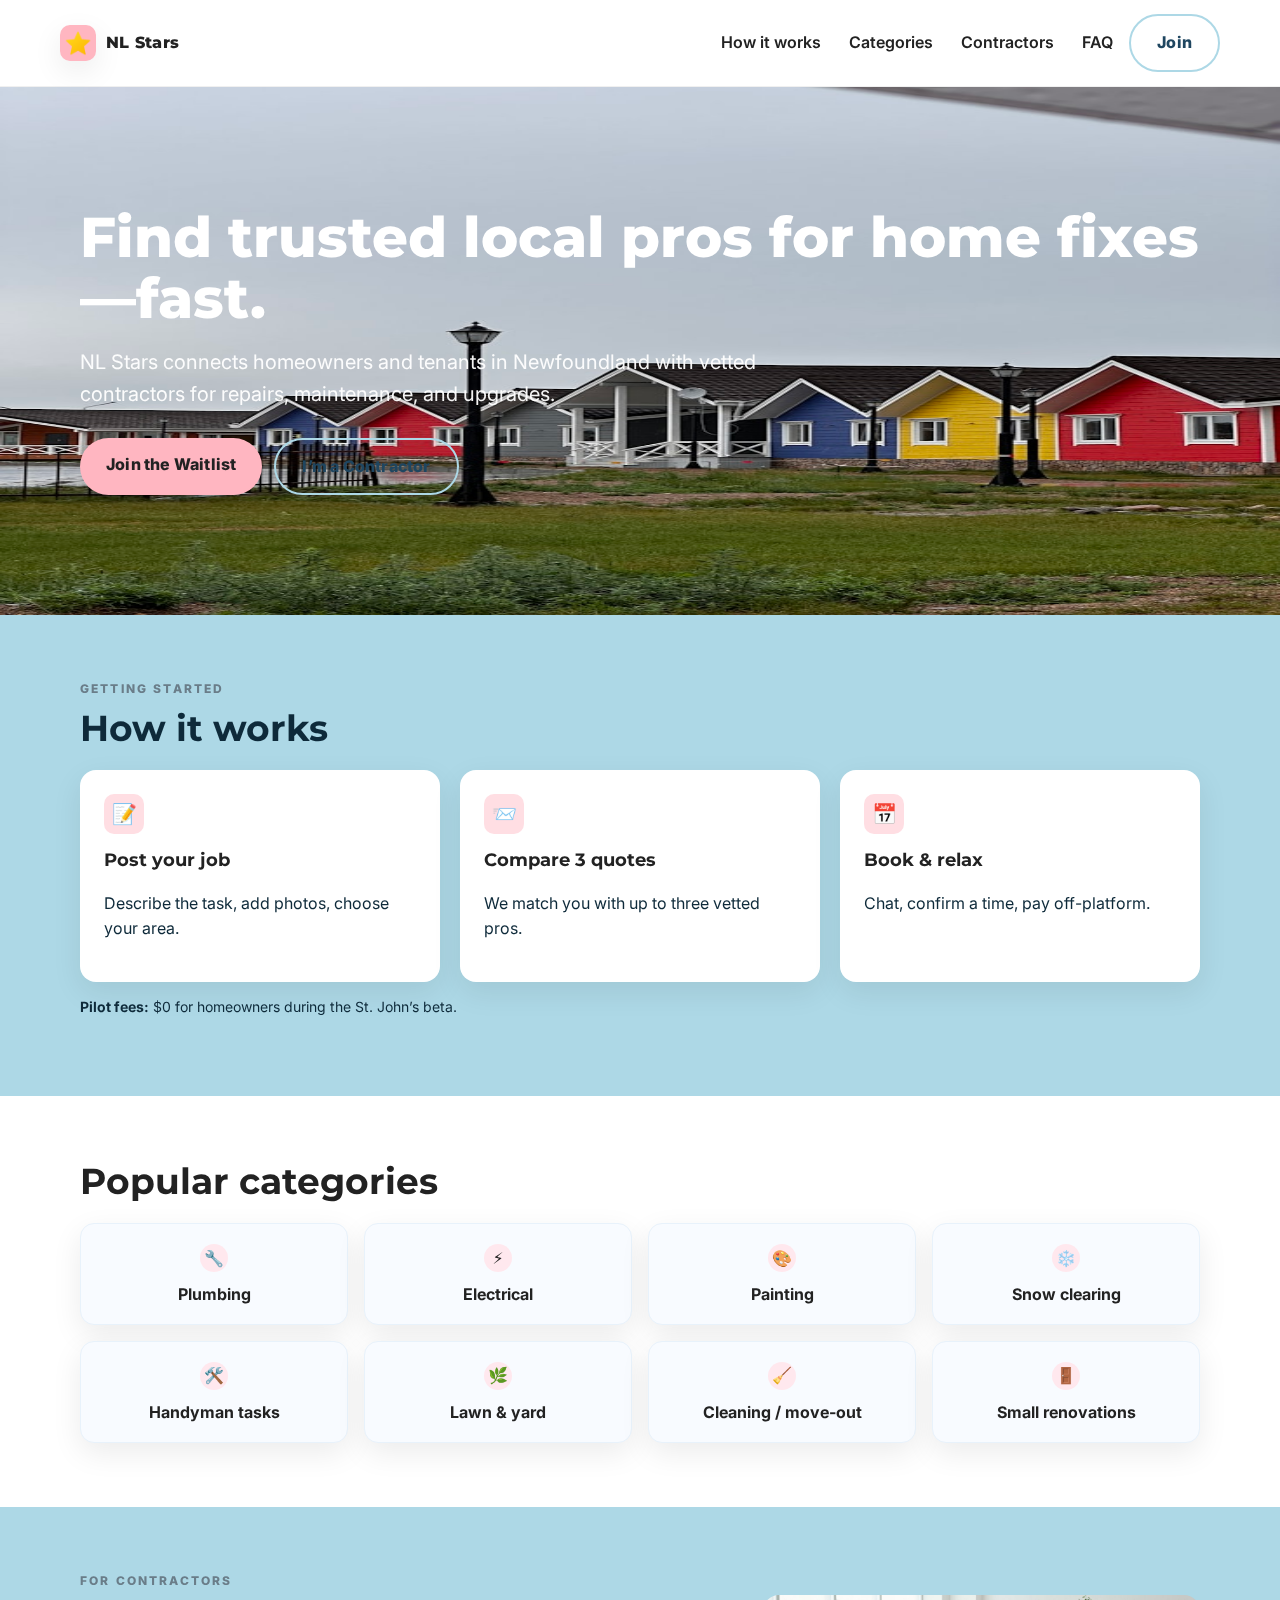
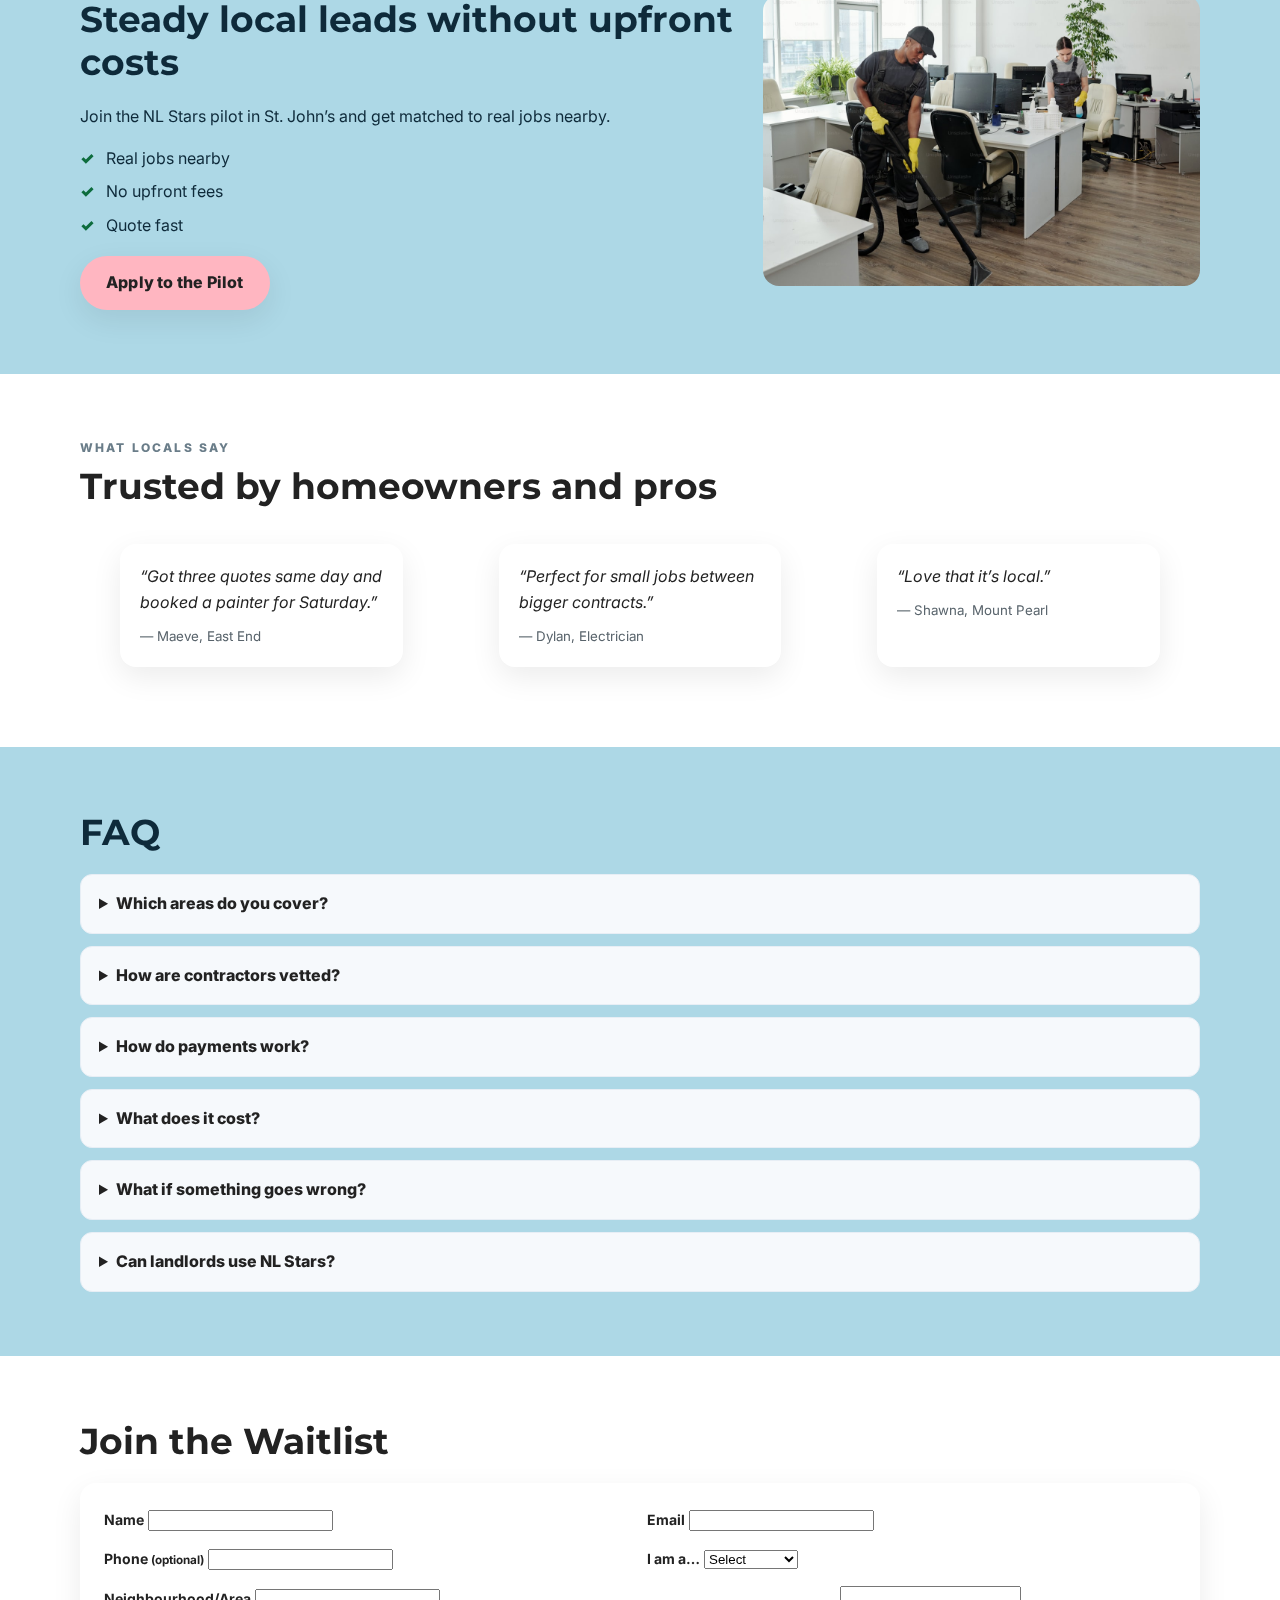
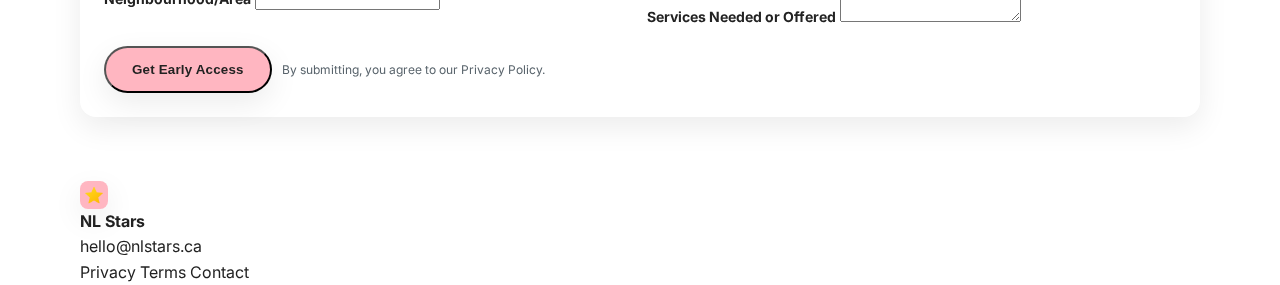
<file: index.html>
<!doctype html>
<html lang="en">
<head>
  <meta charset="utf-8" />
  <meta name="viewport" content="width=device-width, initial-scale=1" />
  <title>NL Stars — Trusted Local Contractors for Home Repairs in Newfoundland</title>
  <meta name="description" content="Find vetted local pros for plumbing, painting, snow clearing, and more. Compare 3 quotes fast." />


  <link rel="preconnect" href="https://fonts.googleapis.com">
  <link rel="preconnect" href="https://fonts.gstatic.com" crossorigin>
  <link href="https://fonts.googleapis.com/css2?family=Inter:wght@300;400;500;600&family=Montserrat:wght@600;700;800&display=swap" rel="stylesheet">


  <link rel="stylesheet" href="css/style.css" />
  <link rel="icon" href="assets/logo.png" />
</head>
<body>

  <header>
    <div class="container nav">
      <div class="brand">
        <img src="assets/logo.png" alt="NL Stars logo" class="logo" />
        NL Stars
      </div>
      <nav>
        <a href="#how-it-works">How it works</a>
        <a href="#categories">Categories</a>
        <a href="#contractors">Contractors</a>
        <a href="#faq">FAQ</a>
        <a class="btn btn-secondary" href="#waitlist">Join</a>
      </nav>
    </div>
  </header>


  <section class="hero" id="home" aria-label="Hero">
    <div class="hero-media" aria-hidden="true">
      <img   alt="Colorful row houses in St. John's, Newfoundland" src="assets/hero.jpg" />
      <div class="hero-overlay"></div>
    </div>
    <div class="container">
      <h1>Find trusted local pros for home fixes—fast.</h1>
      <p>NL Stars connects homeowners and tenants in Newfoundland with vetted contractors for repairs, maintenance, and upgrades.</p>
      <div class="cta">
        <a class="btn btn-primary" href="#waitlist">Join the Waitlist</a>
        <a class="btn btn-secondary" href="#contractors">I’m a Contractor</a>
      </div>
    </div>
  </section>

 
  <section id="how-it-works" class="alt" aria-labelledby="how-heading">
    <div class="container">
      <div class="eyebrow">Getting started</div>
      <h2 id="how-heading">How it works</h2>
      <div class="steps" role="list">
        <div class="step" role="listitem">
          <div class="icon" aria-hidden="true">📝</div>
          <h3>Post your job</h3>
          <p>Describe the task, add photos, choose your area.</p>
        </div>
        <div class="step" role="listitem">
          <div class="icon" aria-hidden="true">📨</div>
          <h3>Compare 3 quotes</h3>
          <p>We match you with up to three vetted pros.</p>
        </div>
        <div class="step" role="listitem">
          <div class="icon" aria-hidden="true">📅</div>
          <h3>Book & relax</h3>
          <p>Chat, confirm a time, pay off-platform.</p>
        </div>
      </div>
      <p style="margin-top:14px;font-size:14px"><strong>Pilot fees:</strong> $0 for homeowners during the St. John’s beta.</p>
    </div>
  </section>


  <section id="categories" aria-labelledby="cat-heading">
    <div class="container">
      <h2 id="cat-heading">Popular categories</h2>
      <div class="grid">
        <div class="badge"><div class="ico">🔧</div><span>Plumbing</span></div>
        <div class="badge"><div class="ico">⚡</div><span>Electrical</span></div>
        <div class="badge"><div class="ico">🎨</div><span>Painting</span></div>
        <div class="badge"><div class="ico">❄️</div><span>Snow clearing</span></div>
        <div class="badge"><div class="ico">🛠️</div><span>Handyman tasks</span></div>
        <div class="badge"><div class="ico">🌿</div><span>Lawn & yard</span></div>
        <div class="badge"><div class="ico">🧹</div><span>Cleaning / move-out</span></div>
        <div class="badge"><div class="ico">🚪</div><span>Small renovations</span></div>
      </div>
    </div>
  </section>


  <section id="contractors" class="alt" aria-labelledby="pro-heading">
    <div class="container split">
      <div>
        <div class="eyebrow">For contractors</div>
        <h2 id="pro-heading">Steady local leads without upfront costs</h2>
        <p>Join the NL Stars pilot in St. John’s and get matched to real jobs nearby.</p>
        <ul class="checklist">
          <li>Real jobs nearby</li>
          <li>No upfront fees</li>
          <li>Quote fast</li>
        </ul>
        <div style="margin-top:18px">
          <a class="btn btn-primary" href="#waitlist">Apply to the Pilot</a>
        </div>
      </div>
      <div>
        <img alt="Contractor measuring a wall" src="assets/contractor.jpg" style="width:100%; border-radius:16px;" />
      </div>
    </div>
  </section>


  <section id="testimonials" aria-labelledby="sp-heading">
    <div class="container">
      <div class="eyebrow">What locals say</div>
      <h2 id="sp-heading">Trusted by homeowners and pros</h2>
      <div class="quotes">
        <blockquote class="quote">“Got three quotes same day and booked a painter for Saturday.”<small>— Maeve, East End</small></blockquote>
        <blockquote class="quote">“Perfect for small jobs between bigger contracts.”<small>— Dylan, Electrician</small></blockquote>
        <blockquote class="quote">“Love that it’s local.”<small>— Shawna, Mount Pearl</small></blockquote>
      </div>
    </div>
  </section>


  <section id="faq" class="alt" aria-labelledby="faq-heading">
    <div class="container">
      <h2 id="faq-heading">FAQ</h2>
      <details>
        <summary>Which areas do you cover?</summary>
        <p>We’re piloting in St. John’s and surrounding neighborhoods. Join the waitlist to be notified as we expand.</p>
      </details>
      <details>
        <summary>How are contractors vetted?</summary>
        <p>We review license/insurance where applicable and monitor ratings. Only well-reviewed pros stay on the platform.</p>
      </details>
      <details>
        <summary>How do payments work?</summary>
        <p>For now, payments are handled off-platform directly with your contractor.</p>
      </details>
      <details>
        <summary>What does it cost?</summary>
        <p>During the St. John’s beta, it’s free for homeowners. Contractors pay a small fee per accepted job.</p>
      </details>
      <details>
        <summary>What if something goes wrong?</summary>
        <p>Contact us at <a href="mailto:hello@nlstars.ca">hello@nlstars.ca</a>. We’ll work with you and the contractor to make it right.</p>
      </details>
      <details>
        <summary>Can landlords use NL Stars?</summary>
        <p>Yes — landlords and property managers are welcome. Choose “Landlord” in the form below.</p>
      </details>
    </div>
  </section>


  <section id="waitlist" aria-labelledby="wl-heading">
    <div class="container">
      <h2 id="wl-heading">Join the Waitlist</h2>
      <form method="POST" action="https://formspree.io/f/your-id-here">
        <div class="grid" style="grid-template-columns: repeat(2, minmax(0,1fr)); gap: 14px;">
          <div>
            <label for="name">Name</label>
            <input id="name" name="name" required />
          </div>
          <div>
            <label for="email">Email</label>
            <input id="email" type="email" name="email" required />
          </div>
          <div>
            <label for="phone">Phone <small>(optional)</small></label>
            <input id="phone" name="phone" />
          </div>
          <div>
            <label for="iam">I am a…</label>
            <select id="iam" name="iam" required>
              <option value="">Select</option>
              <option>Homeowner</option>
              <option>Tenant</option>
              <option>Contractor</option>
              <option>Landlord</option>
            </select>
          </div>
          <div>
            <label for="area">Neighbourhood/Area</label>
            <input id="area" name="area" required />
          </div>
          <div>
            <label for="services">Services Needed or Offered</label>
            <textarea id="services" name="services" required></textarea>
          </div>
        </div>
        <div style="margin-top:16px; display:flex; gap: 10px; align-items:center; justify-content:flex-start;">
          <button class="btn btn-primary" type="submit">Get Early Access</button>
          <span style="font-size:12px; color:#58636b;">By submitting, you agree to our Privacy Policy.</span>
        </div>
      </form>
      <p id="thanks" hidden style="margin-top:14px; color:#0d6c3d; font-weight:700;">Thanks—check your inbox soon!</p>
    </div>
  </section>


  <footer>
    <div class="container footer-grid">
      <div class="footer-left">
        <img src="assets/logo.png" alt="NL Stars logo small" class="logo small" />
        <strong>NL Stars</strong>
      </div>
      <div class="footer-center">
        <a href="mailto:hello@nlstars.ca">hello@nlstars.ca</a>
      </div>
      <div class="footer-right">
        <a href="#">Privacy</a>
        <a href="#">Terms</a>
        <a href="#home">Contact</a>
      </div>
    </div>
  </footer>
</body>
</html>
</file>
<file: css/style.css>
:root{
  --pink:#FFB6C1;
  --blue:#ADD8E6;
  --white:#FFFFFF;
  --charcoal:#222222;
  --bg:#FFFFFF;

  --maxw:1160px;
  --radius:16px;
  --radius-pill:9999px;
  --shadow:0 10px 30px rgba(0,0,0,.08);
  --shadow-lg:0 18px 50px rgba(0,0,0,.12);
}


*,*::before,*::after{box-sizing:border-box}
html{scroll-behavior:smooth}
body{
  margin:0;
  color:var(--charcoal);
  background:var(--bg);
  line-height:1.6;
  font-family:Inter,system-ui,-apple-system,Segoe UI,Roboto,Helvetica,Arial,"Apple Color Emoji","Segoe UI Emoji";
  -webkit-font-smoothing:antialiased;
  -moz-osx-font-smoothing:grayscale;
}
img{max-width:100%;display:block}
a{color:inherit;text-decoration:none}
.container{max-width:var(--maxw);margin-inline:auto;padding:0 20px}
section{padding:64px 0}

header{
  position:sticky;top:0;z-index:50;
  background:rgba(255,255,255,.85);
  backdrop-filter:saturate(180%) blur(8px);
  border-bottom:1px solid rgba(0,0,0,.06);
}
.nav{display:flex;align-items:center;justify-content:space-between;gap:16px;padding:14px 0}
.brand{display:flex;align-items:center;gap:10px;font-family:Montserrat,Inter,sans-serif;font-weight:800;letter-spacing:.3px}
.logo{width:36px;height:36px;border-radius:10px;object-fit:contain;background:var(--pink);padding:4px;box-shadow:var(--shadow)}
.logo.small{width:28px;height:28px;border-radius:8px}
nav a{padding:8px 12px;border-radius:10px;font-weight:600}
nav a:hover{background:rgba(0,0,0,.05)}


.btn{display:inline-block;padding:14px 26px;border-radius:var(--radius-pill);font-weight:800;letter-spacing:.2px;text-align:center;transition:transform .03s ease, box-shadow .2s ease}
.btn:active{transform:translateY(1px)}
.btn-primary{background:var(--pink);color:var(--charcoal);box-shadow:var(--shadow)}
.btn-primary:hover{box-shadow:var(--shadow-lg)}
.btn-secondary{background:transparent;border:2px solid var(--blue);color:#1f4660}
.btn-secondary:hover{background:rgba(173,216,230,.15)}


.hero{position:relative;padding:120px 0}
.hero-media{position:absolute;inset:0;z-index:-1}
.hero-media img{width:100%;height:100%;object-fit:inherit}
.hero-overlay{position:absolute;inset:0;background:rgba(34,34,34,.45);z-index:-1}
.hero h1{font-family:Montserrat,Inter,sans-serif;font-weight:800;line-height:1.1;font-size:clamp(32px,6vw,56px);color:var(--white);margin:0 0 16px}
.hero p{color:rgba(255,255,255,.95);max-width:760px;font-size:clamp(16px,2.5vw,20px);margin:0}
.hero .cta{margin-top:28px;display:flex;gap:12px;flex-wrap:wrap}


h2{font-family:Montserrat,Inter,sans-serif;font-size:clamp(26px,3.5vw,36px);line-height:1.2;margin:0 0 20px}
.eyebrow{text-transform:uppercase;letter-spacing:.18em;font-size:12px;font-weight:800;color:#6a7d89;margin-bottom:8px}
.alt{background:var(--blue)}
.alt h2,.alt p,.alt li{color:#0e2a3a}


.steps{display:grid;grid-template-columns:repeat(3,minmax(0,1fr));gap:20px}
.step{background:var(--white);border-radius:var(--radius);padding:24px;box-shadow:var(--shadow)}
.step .icon{width:40px;height:40px;border-radius:10px;margin-bottom:12px;display:grid;place-items:center;background:rgba(255,182,193,.45);font-size:20px}
.step h3{margin:6px 0 6px;font-family:Montserrat,Inter,sans-serif;font-size:18px}


.grid{display:grid;grid-template-columns:repeat(4,minmax(0,1fr));gap:16px}
.badge{background:#f8fbff;border:1px solid #e8f2fb;border-radius:14px;padding:16px;text-align:center;box-shadow:var(--shadow);transition:transform .1s ease, box-shadow .2s ease}
.badge:hover{transform:translateY(-2px);box-shadow:var(--shadow-lg)}
.badge .ico{width:28px;height:28px;margin:4px auto 10px;display:grid;place-items:center;border-radius:999px;background:#ffe8ee}
.badge span{display:block;font-weight:700}


.split{display:grid;grid-template-columns:1.2fr .8fr;gap:28px;align-items:center}
.checklist{list-style:none;padding:0;margin:0}
.checklist li{margin:8px 0;padding-left:26px;position:relative}
.checklist li::before{content:"✓";color:#0d6c3d;font-weight:900;position:absolute;left:0}


.quotes{display:grid;grid-template-columns:repeat(3,minmax(0,1fr));gap:16px}
.quote{background:var(--white);border-radius:var(--radius);padding:20px;box-shadow:var(--shadow);font-style:italic}
.quote small{display:block;margin-top:10px;font-style:normal;color:#58636b}


details{background:#f6f9fc;border:1px solid #e7eef5;border-radius:12px;padding:16px 18px}
details+details{margin-top:12px}
summary{cursor:pointer;font-weight:800}


form{background:var(--white);border-radius:var(--radius);padding:24px;box-shadow:var(--shadow)}
label{font-weight:700;font-size:14px}
input,select,
</file>
